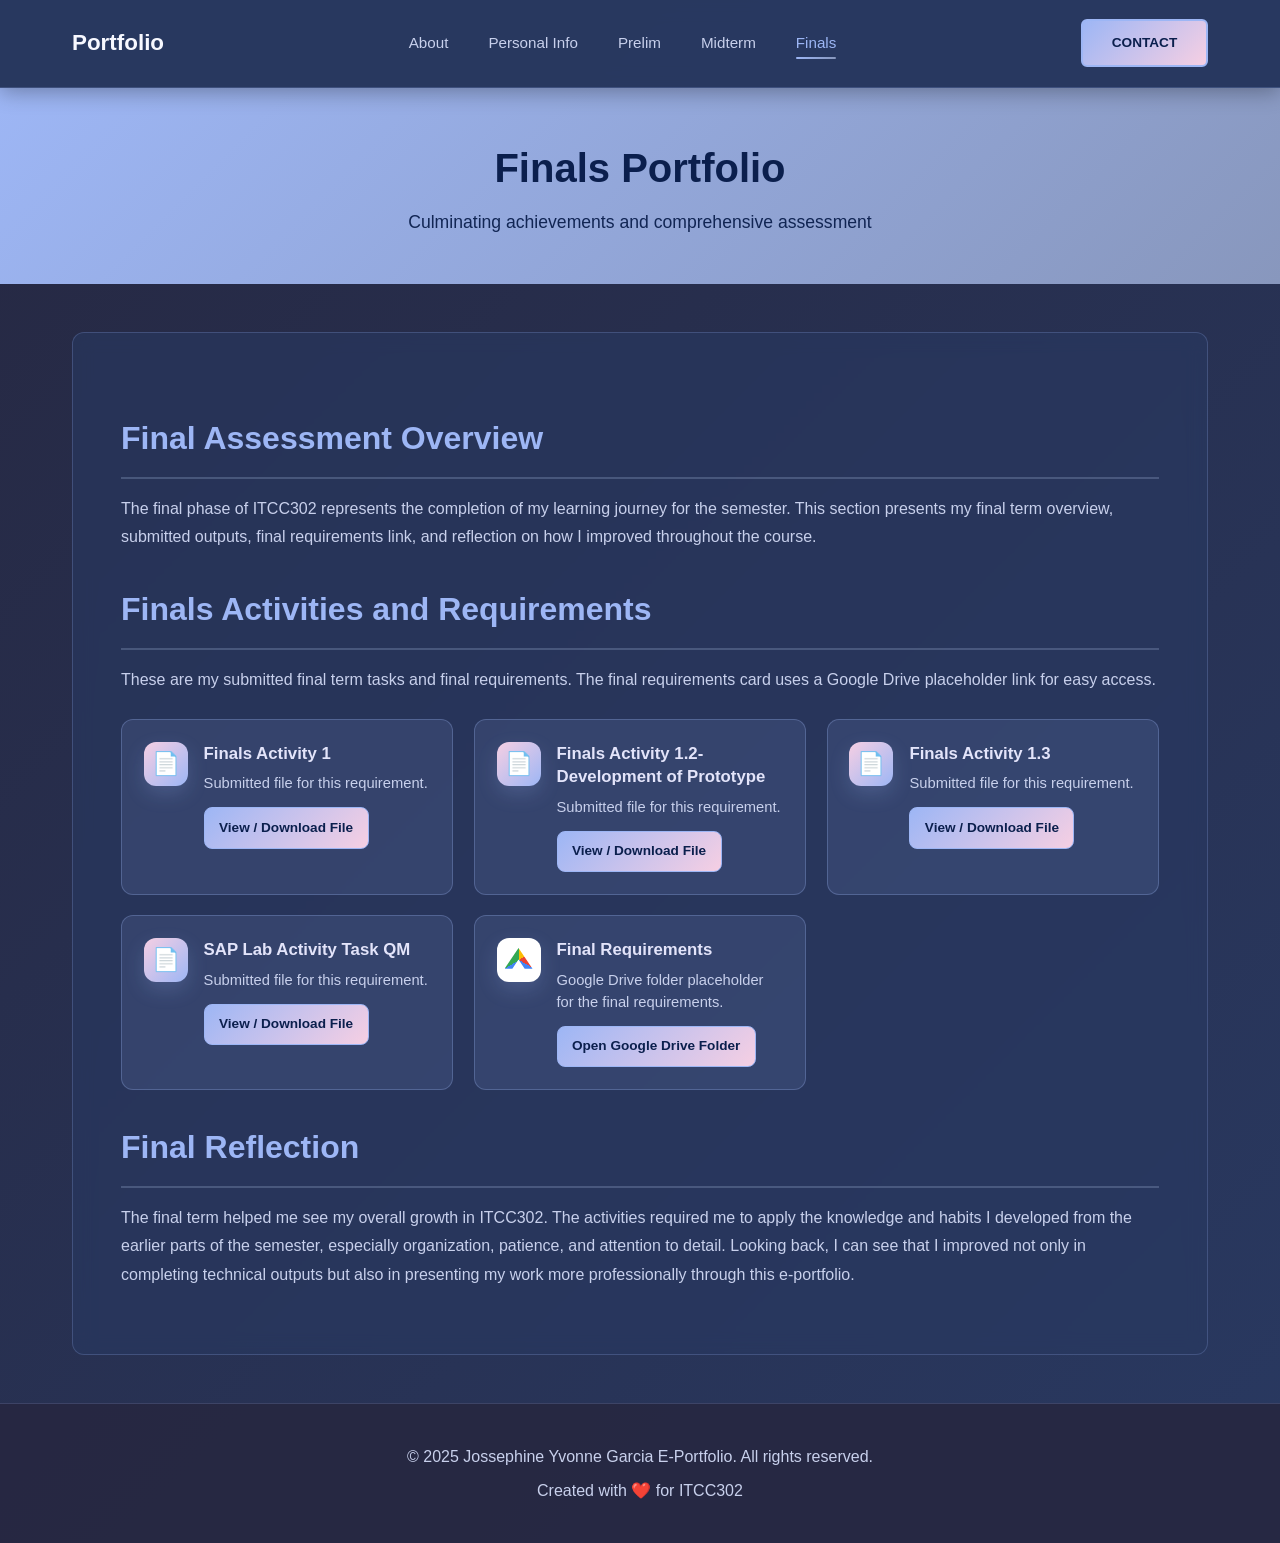
<file: finals.html>
<!DOCTYPE html>
<html lang="en">
<head>
    <meta charset="UTF-8">
    <meta name="viewport" content="width=device-width, initial-scale=1.0">
    <title>Finals Portfolio - E-Portfolio</title>
    <link rel="stylesheet" href="style.css">
</head>
<body>
    <nav class="navbar">
        <div class="nav-container">
            <div class="logo">Portfolio</div>
            <ul class="nav-menu">
                <li><a href="index.html">About</a></li>
                <li><a href="personal-info.html">Personal Info</a></li>
                <li><a href="prelim.html">Prelim</a></li>
                <li><a href="midterm.html">Midterm</a></li>
                <li><a href="finals.html" class="active">Finals</a></li>
            </ul>
            <a href="index.html#contact" class="contact-btn">CONTACT</a>
        </div>
    </nav>

    <header class="page-header">
        <h1>Finals Portfolio</h1>
        <p>Culminating achievements and comprehensive assessment</p>
    </header>

    <main class="container">
        <section class="content-section">
            <h2>Final Assessment Overview</h2>
            <p>
                The final phase of ITCC302 represents the completion of my learning journey for the semester. This section presents my final term overview, submitted outputs, final requirements link, and reflection on how I improved throughout the course.
            </p>

            <h2>Finals Activities and Requirements</h2>
            <p>
                These are my submitted final term tasks and final requirements. The final requirements card uses a Google Drive placeholder link for easy access.
            </p>
            <div class="activity-grid">
                <article class="activity-card">
                    <div class="activity-icon">📄</div>
                    <div class="activity-details">
                        <h3>Finals Activity 1</h3>
                        <p>Submitted file for this requirement.</p>
                        <a href="final-files/Activity/FinalsActivity1_Garcia.pdf" target="_blank" download class="file-action">View / Download File</a>
                    </div>
                </article>
                <article class="activity-card">
                    <div class="activity-icon">📄</div>
                    <div class="activity-details">
                        <h3>Finals Activity 1.2- Development of Prototype</h3>
                        <p>Submitted file for this requirement.</p>
                        <a href="final-files/Activity/FinalsActivity1.2_Garcia.pdf" target="_blank" download class="file-action">View / Download File</a>
                    </div>
                </article>
                <article class="activity-card">
                    <div class="activity-icon">📄</div>
                    <div class="activity-details">
                        <h3>Finals Activity 1.3</h3>
                        <p>Submitted file for this requirement.</p>
                        <a href="final-files/Activity/FinalsActivity1.3_Garcia.pdf" target="_blank" download class="file-action">View / Download File</a>
                    </div>
                </article>
                <article class="activity-card">
                    <div class="activity-icon">📄</div>
                    <div class="activity-details">
                        <h3>SAP Lab Activity Task QM</h3>
                        <p>Submitted file for this requirement.</p>
                        <a href="final-files/Activity/SAP2QM_Garcia.pdf" target="_blank" download class="file-action">View / Download File</a>
                    </div>
                </article>
                <article class="activity-card drive-card">
                    <div class="activity-icon google-drive-icon" aria-hidden="true">
                        <span class="drive-shape"></span>
                    </div>
                    <div class="activity-details">
                        <h3>Final Requirements</h3>
                        <p>Google Drive folder placeholder for the final requirements.</p>
                        <a href="https://drive.google.com/drive/folders/1ZQzfO32KUvxSuR30dQqI1AdlQrtEZ6cA?usp=sharing" target="_blank" rel="noopener noreferrer" class="file-action">Open Google Drive Folder</a>
                    </div>
                </article>
            </div>

            <h2>Final Reflection</h2>
            <p>
                The final term helped me see my overall growth in ITCC302. The activities required me to apply the knowledge and habits I developed from the earlier parts of the semester, especially organization, patience, and attention to detail. Looking back, I can see that I improved not only in completing technical outputs but also in presenting my work more professionally through this e-portfolio.
            </p>
        </section>
    </main>

    <footer class="footer">
        <p>&copy; 2025 Jossephine Yvonne Garcia E-Portfolio. All rights reserved.</p>
        <p>Created with ❤️ for ITCC302</p>
    </footer>

    <script src="script.js"></script>
</body>
</html>
</file>
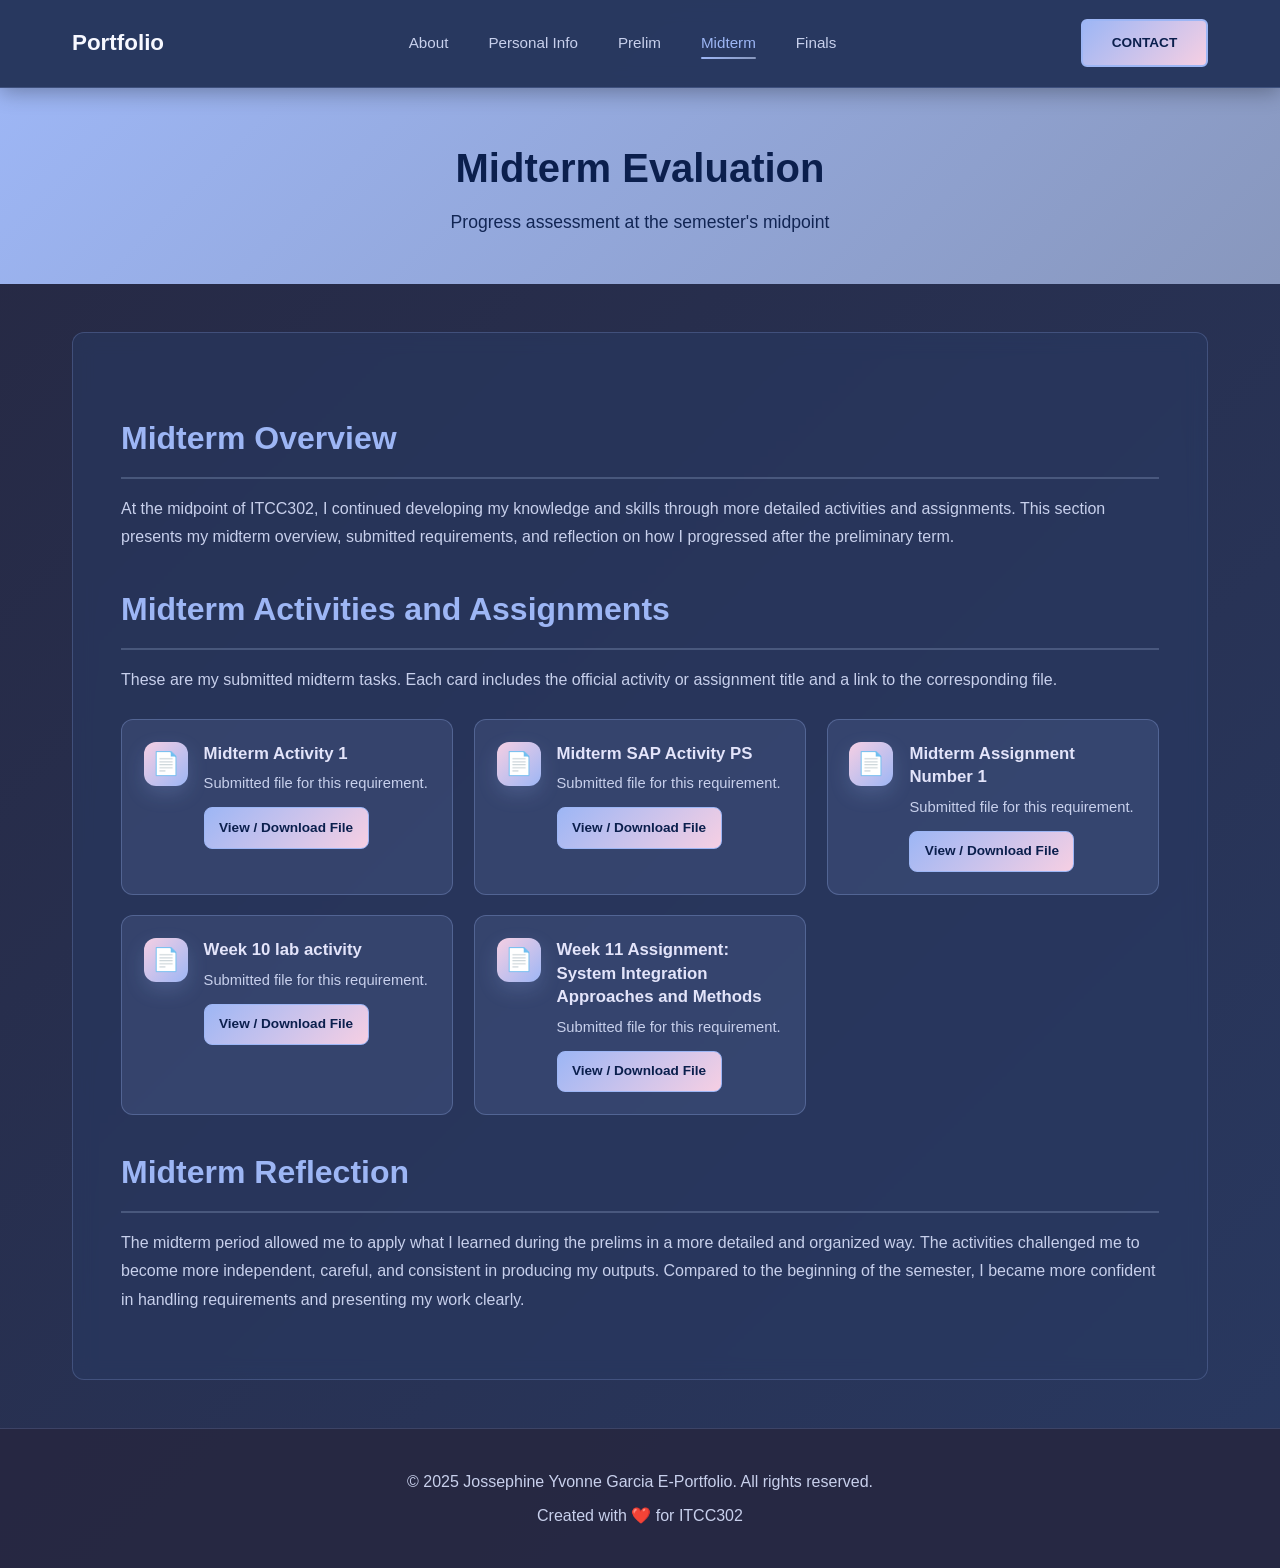
<file: midterm.html>
<!DOCTYPE html>
<html lang="en">
<head>
    <meta charset="UTF-8">
    <meta name="viewport" content="width=device-width, initial-scale=1.0">
    <title>Midterm Evaluation - E-Portfolio</title>
    <link rel="stylesheet" href="style.css">
</head>
<body>
    <nav class="navbar">
        <div class="nav-container">
            <div class="logo">Portfolio</div>
            <ul class="nav-menu">
                <li><a href="index.html">About</a></li>
                <li><a href="personal-info.html">Personal Info</a></li>
                <li><a href="prelim.html">Prelim</a></li>
                <li><a href="midterm.html" class="active">Midterm</a></li>
                <li><a href="finals.html">Finals</a></li>
            </ul>
            <a href="index.html#contact" class="contact-btn">CONTACT</a>
        </div>
    </nav>

    <header class="page-header">
        <h1>Midterm Evaluation</h1>
        <p>Progress assessment at the semester's midpoint</p>
    </header>

    <main class="container">
        <section class="content-section">
            <h2>Midterm Overview</h2>
            <p>
                At the midpoint of ITCC302, I continued developing my knowledge and skills through more detailed activities and assignments. This section presents my midterm overview, submitted requirements, and reflection on how I progressed after the preliminary term.
            </p>

            <h2>Midterm Activities and Assignments</h2>
            <p>
                These are my submitted midterm tasks. Each card includes the official activity or assignment title and a link to the corresponding file.
            </p>
            <div class="activity-grid">
                <article class="activity-card">
                    <div class="activity-icon">📄</div>
                    <div class="activity-details">
                        <h3>Midterm Activity 1</h3>
                        <p>Submitted file for this requirement.</p>
                        <a href="midterm-files/Activity/GarciaJossephineMidtermActivity1.pdf" target="_blank" download class="file-action">View / Download File</a>
                    </div>
                </article>
                <article class="activity-card">
                    <div class="activity-icon">📄</div>
                    <div class="activity-details">
                        <h3>Midterm SAP Activity PS</h3>
                        <p>Submitted file for this requirement.</p>
                        <a href="midterm-files/Activity/SAP2PS_Garcia.pdf" target="_blank" download class="file-action">View / Download File</a>
                    </div>
                </article>
                <article class="activity-card">
                    <div class="activity-icon">📄</div>
                    <div class="activity-details">
                        <h3>Midterm Assignment Number 1</h3>
                        <p>Submitted file for this requirement.</p>
                        <a href="midterm-files/Assignment/GarciaJossephineMidtermAssignment.pdf" target="_blank" download class="file-action">View / Download File</a>
                    </div>
                </article>
                <article class="activity-card">
                    <div class="activity-icon">📄</div>
                    <div class="activity-details">
                        <h3>Week 10 lab activity</h3>
                        <p>Submitted file for this requirement.</p>
                        <a href="midterm-files/Activity/Week10IntegratingApplications_BillonesGarcia.pdf" target="_blank" download class="file-action">View / Download File</a>
                    </div>
                </article>
                <article class="activity-card">
                    <div class="activity-icon">📄</div>
                    <div class="activity-details">
                        <h3>Week 11 Assignment: System Integration Approaches and Methods</h3>
                        <p>Submitted file for this requirement.</p>
                        <a href="midterm-files/Assignment/Week11Assignment_Garcia.pdf" target="_blank" download class="file-action">View / Download File</a>
                    </div>
                </article>
            </div>

            <h2>Midterm Reflection</h2>
            <p>
                The midterm period allowed me to apply what I learned during the prelims in a more detailed and organized way. The activities challenged me to become more independent, careful, and consistent in producing my outputs. Compared to the beginning of the semester, I became more confident in handling requirements and presenting my work clearly.
            </p>
        </section>
    </main>

    <footer class="footer">
        <p>&copy; 2025 Jossephine Yvonne Garcia E-Portfolio. All rights reserved.</p>
        <p>Created with ❤️ for ITCC302</p>
    </footer>

    <script src="script.js"></script>
</body>
</html>
</file>
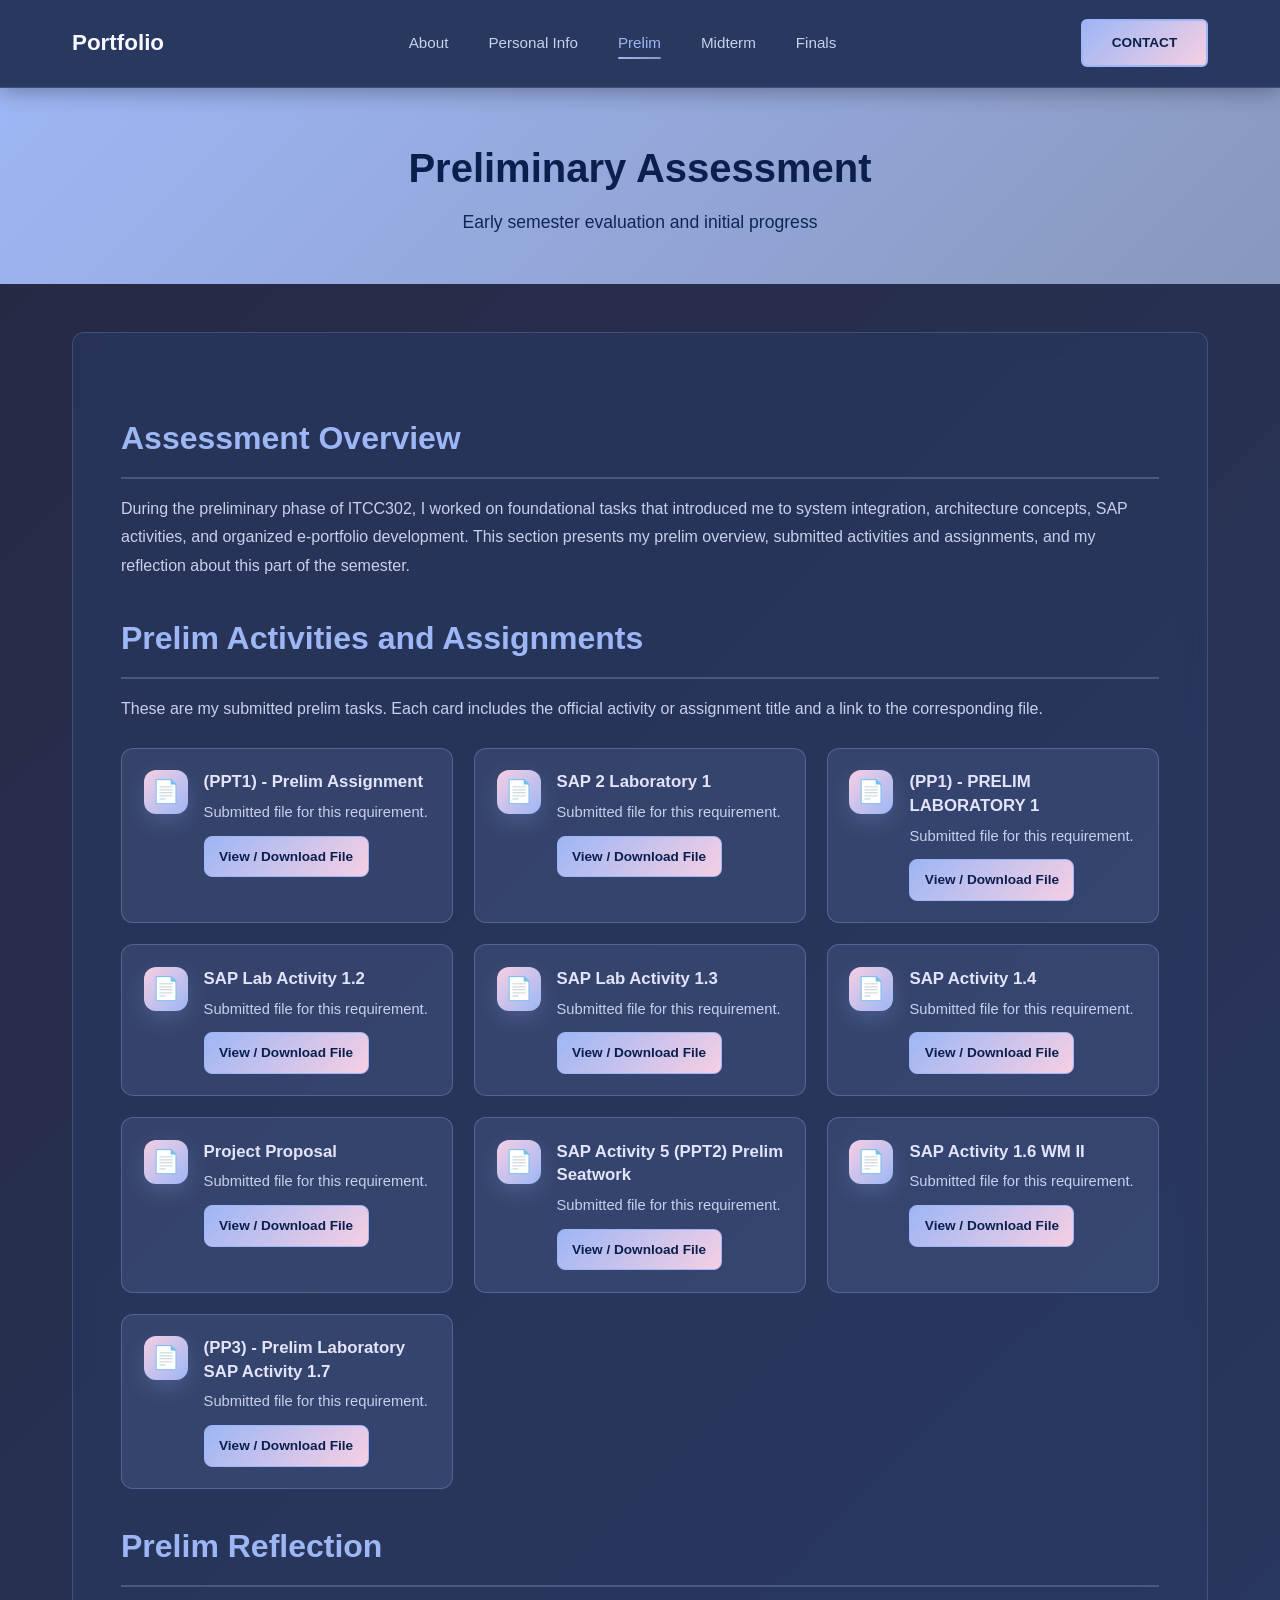
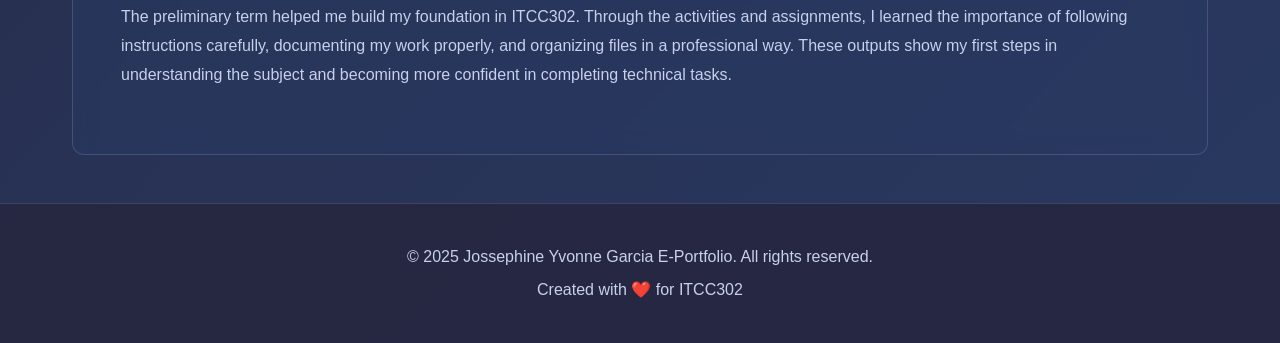
<file: prelim.html>
<!DOCTYPE html>
<html lang="en">
<head>
    <meta charset="UTF-8">
    <meta name="viewport" content="width=device-width, initial-scale=1.0">
    <title>Preliminary Assessment - E-Portfolio</title>
    <link rel="stylesheet" href="style.css">
</head>
<body>
    <nav class="navbar">
        <div class="nav-container">
            <div class="logo">Portfolio</div>
            <ul class="nav-menu">
                <li><a href="index.html">About</a></li>
                <li><a href="personal-info.html">Personal Info</a></li>
                <li><a href="prelim.html" class="active">Prelim</a></li>
                <li><a href="midterm.html">Midterm</a></li>
                <li><a href="finals.html">Finals</a></li>
            </ul>
            <a href="index.html#contact" class="contact-btn">CONTACT</a>
        </div>
    </nav>

    <header class="page-header">
        <h1>Preliminary Assessment</h1>
        <p>Early semester evaluation and initial progress</p>
    </header>

    <main class="container">
        <section class="content-section">
            <h2>Assessment Overview</h2>
            <p>
                During the preliminary phase of ITCC302, I worked on foundational tasks that introduced me to system integration, architecture concepts, SAP activities, and organized e-portfolio development. This section presents my prelim overview, submitted activities and assignments, and my reflection about this part of the semester.
            </p>

            <h2>Prelim Activities and Assignments</h2>
            <p>
                These are my submitted prelim tasks. Each card includes the official activity or assignment title and a link to the corresponding file.
            </p>
            <div class="activity-grid">
                <article class="activity-card">
                    <div class="activity-icon">📄</div>
                    <div class="activity-details">
                        <h3>(PPT1) - Prelim Assignment</h3>
                        <p>Submitted file for this requirement.</p>
                        <a href="prelim-files/Assignment/Garcia-PPT1.pdf" target="_blank" download class="file-action">View / Download File</a>
                    </div>
                </article>
                <article class="activity-card">
                    <div class="activity-icon">📄</div>
                    <div class="activity-details">
                        <h3>SAP 2 Laboratory 1</h3>
                        <p>Submitted file for this requirement.</p>
                        <a href="prelim-files/Activity/SAP2Lab1_Garcia.pdf" target="_blank" download class="file-action">View / Download File</a>
                    </div>
                </article>
                <article class="activity-card">
                    <div class="activity-icon">📄</div>
                    <div class="activity-details">
                        <h3>(PP1) - PRELIM LABORATORY 1</h3>
                        <p>Submitted file for this requirement.</p>
                        <a href="prelim-files/Activity/PP1_Garcia.pdf" target="_blank" download class="file-action">View / Download File</a>
                    </div>
                </article>
                <article class="activity-card">
                    <div class="activity-icon">📄</div>
                    <div class="activity-details">
                        <h3>SAP Lab Activity 1.2</h3>
                        <p>Submitted file for this requirement.</p>
                        <a href="prelim-files/Activity/SAP2Lab1.2_Garcia_step1-8.pdf" target="_blank" download class="file-action">View / Download File</a>
                    </div>
                </article>
                <article class="activity-card">
                    <div class="activity-icon">📄</div>
                    <div class="activity-details">
                        <h3>SAP Lab Activity 1.3</h3>
                        <p>Submitted file for this requirement.</p>
                        <a href="prelim-files/Activity/SAP2Lab1.3_Garcia_step9-18.pdf" target="_blank" download class="file-action">View / Download File</a>
                    </div>
                </article>
                <article class="activity-card">
                    <div class="activity-icon">📄</div>
                    <div class="activity-details">
                        <h3>SAP Activity 1.4</h3>
                        <p>Submitted file for this requirement.</p>
                        <a href="prelim-files/Activity/SAP2Lab1.4_Garcia.pdf" target="_blank" download class="file-action">View / Download File</a>
                    </div>
                </article>
                <article class="activity-card">
                    <div class="activity-icon">📄</div>
                    <div class="activity-details">
                        <h3>Project Proposal</h3>
                        <p>Submitted file for this requirement.</p>
                        <a href="prelim-files/Activity/System%20Integration%20and%20Architecture%20Project%20Proposal.pdf" target="_blank" download class="file-action">View / Download File</a>
                    </div>
                </article>
                <article class="activity-card">
                    <div class="activity-icon">📄</div>
                    <div class="activity-details">
                        <h3>SAP Activity 5 (PPT2) Prelim Seatwork</h3>
                        <p>Submitted file for this requirement.</p>
                        <a href="prelim-files/Activity/PPT2SAPAct5_Garcia.pdf" target="_blank" download class="file-action">View / Download File</a>
                    </div>
                </article>
                <article class="activity-card">
                    <div class="activity-icon">📄</div>
                    <div class="activity-details">
                        <h3>SAP Activity 1.6 WM II</h3>
                        <p>Submitted file for this requirement.</p>
                        <a href="prelim-files/Activity/SAP2Act1.6_Garcia.pdf" target="_blank" download class="file-action">View / Download File</a>
                    </div>
                </article>
                <article class="activity-card">
                    <div class="activity-icon">📄</div>
                    <div class="activity-details">
                        <h3>(PP3) - Prelim Laboratory SAP Activity 1.7</h3>
                        <p>Submitted file for this requirement.</p>
                        <a href="prelim-files/Activity/SAP2Lab1.7_Garcia.pdf" target="_blank" download class="file-action">View / Download File</a>
                    </div>
                </article>
            </div>

            <h2>Prelim Reflection</h2>
            <p>
                The preliminary term helped me build my foundation in ITCC302. Through the activities and assignments, I learned the importance of following instructions carefully, documenting my work properly, and organizing files in a professional way. These outputs show my first steps in understanding the subject and becoming more confident in completing technical tasks.
            </p>
        </section>
    </main>

    <footer class="footer">
        <p>&copy; 2025 Jossephine Yvonne Garcia E-Portfolio. All rights reserved.</p>
        <p>Created with ❤️ for ITCC302</p>
    </footer>

    <script src="script.js"></script>
</body>
</html>
</file>
<file: style.css>
/* ============================================
    Modern Portfolio - Cool Blue Theme
    Palette: 262842, 293961, 2C497F, 8897BD, E3E4FA
    Accent: Baby Blue + Pastel Pink
    ============================================ */

* {
    margin: 0;
    padding: 0;
    box-sizing: border-box;
}

/* Root Variables */
:root {
    --primary-dark: #262842;
    --navy-blue: #0b1f4d;
    --secondary-dark: #293961;
    --accent-orange: #9db6f5;
    --accent-purple: #8897bd;
    --accent-yellow: #f6cfe3;
    --accent-cyan: #e3e4fa;
    --text-light: #f7f8ff;
    --text-gray: #c8d0ec;
    --border-radius: 12px;
    --transition: 0.3s ease;
    --box-shadow: 0 8px 32px rgba(0, 0, 0, 0.2);
}

/* ============================================
   Global Styles
   ============================================ */

html {
    scroll-behavior: smooth;
}

body {
    font-family: 'Segoe UI', Tahoma, Geneva, Verdana, sans-serif;
    line-height: 1.6;
    color: var(--text-light);
    background: linear-gradient(135deg, var(--primary-dark) 0%, var(--secondary-dark) 100%);
    min-height: 100vh;
}

.container {
    max-width: 1200px;
    margin: 0 auto;
    padding: 0 2rem;
}

.container-fluid {
    width: 100%;
}

/* ============================================
   Navigation Bar
   ============================================ */

.navbar {
    background: rgba(41, 57, 97, 0.95);
    backdrop-filter: blur(10px);
    padding: 1.2rem 0;
    position: sticky;
    top: 0;
    z-index: 1000;
    box-shadow: 0 4px 20px rgba(0, 0, 0, 0.3);
    border-bottom: 1px solid rgba(157, 182, 245, 0.2);
}

.nav-container {
    max-width: 1200px;
    margin: 0 auto;
    padding: 0 2rem;
    display: flex;
    justify-content: space-between;
    align-items: center;
}

.logo {
    color: var(--text-light);
    font-size: 1.4rem;
    font-weight: 700;
    text-decoration: none;
}

.nav-menu {
    display: flex;
    list-style: none;
    gap: 2.5rem;
}

.nav-menu a {
    color: var(--text-gray);
    text-decoration: none;
    font-weight: 500;
    font-size: 0.95rem;
    transition: color var(--transition);
    position: relative;
}

.nav-menu a:hover,
.nav-menu a.active {
    color: var(--accent-orange);
}

.nav-menu a.active::after {
    content: '';
    position: absolute;
    bottom: -8px;
    left: 0;
    width: 100%;
    height: 2px;
    background: linear-gradient(90deg, var(--accent-orange), var(--accent-purple));
    border-radius: 1px;
}

.contact-btn {
    background: linear-gradient(135deg, var(--accent-orange), var(--accent-yellow));
    color: var(--navy-blue);
    padding: 0.7rem 1.8rem;
    border-radius: 6px;
    text-decoration: none;
    font-weight: 600;
    font-size: 0.85rem;
    border: 2px solid var(--accent-orange);
    transition: all var(--transition);
    cursor: pointer;
}

.contact-btn:hover {
    background: transparent;
    color: var(--navy-blue);
    transform: translateY(-2px);
}

/* ============================================
   Hero Section
   ============================================ */

.hero-section {
    padding: 5rem 2rem;
    display: grid;
    grid-template-columns: 1fr;
    align-items: center;
    position: relative;
    overflow: hidden;
}

.hero-content {
    display: grid;
    grid-template-columns: 1fr 1fr;
    gap: 4rem;
    align-items: center;
    max-width: 1200px;
    margin: 0 auto;
    width: 100%;
}

.hero-text {
    z-index: 2;
}

.hero-label {
    color: var(--accent-orange);
    font-size: 0.9rem;
    font-weight: 700;
    letter-spacing: 2px;
    text-transform: uppercase;
    margin-bottom: 1rem;
}

.hero-text h1 {
    font-size: 3.5rem;
    font-weight: 800;
    line-height: 1.2;
    margin-bottom: 1rem;
    color: var(--text-light);
    animation: slideInLeft 0.8s ease;
}

.hero-text h1::after {
    content: '';
    display: block;
    width: 100px;
    height: 4px;
    background: linear-gradient(90deg, var(--accent-orange), var(--accent-purple), var(--accent-yellow));
    margin-top: 1rem;
    border-radius: 2px;
}

.hero-subtitle {
    font-size: 1.3rem;
    color: var(--accent-orange);
    margin-bottom: 1.5rem;
    font-weight: 600;
}

.hero-description {
    font-size: 1.05rem;
    color: var(--text-gray);
    line-height: 1.8;
    margin-bottom: 2rem;
    max-width: 500px;
}

.hero-buttons {
    display: flex;
    gap: 1.5rem;
    margin-bottom: 2rem;
    flex-wrap: wrap;
}

.btn {
    padding: 1rem 2rem;
    border-radius: var(--border-radius);
    text-decoration: none;
    font-weight: 600;
    transition: all var(--transition);
    border: 2px solid transparent;
    cursor: pointer;
    display: inline-block;
    text-align: center;
    font-size: 0.95rem;
}

.btn-primary {
    background: linear-gradient(135deg, var(--accent-orange), var(--accent-yellow));
    color: var(--navy-blue);
    border: 2px solid var(--accent-orange);
}

.btn-primary:hover {
    background: transparent;
    color: var(--accent-orange);
    transform: translateY(-3px);
    box-shadow: 0 10px 20px rgba(157, 182, 245, 0.35);
}

.btn-secondary {
    background: transparent;
    color: var(--accent-orange);
    border: 2px solid var(--accent-orange);
}

.btn-secondary:hover {
    background: var(--accent-orange);
    color: var(--navy-blue);
    transform: translateY(-3px);
}

/* Hero Visual Section */

.hero-visual {
    position: relative;
    display: flex;
    align-items: center;
    justify-content: center;
    gap: 2rem;
}

.illustration-box {
    position: relative;
    width: 100%;
    max-width: 300px;
}

.laptop-illustration {
    width: 100%;
    aspect-ratio: 4/3;
    background: linear-gradient(135deg, rgba(136, 151, 189, 0.24), rgba(227, 228, 250, 0.2));
    border-radius: var(--border-radius);
    display: flex;
    align-items: center;
    justify-content: center;
    border: 2px solid var(--accent-purple);
    padding: 2rem;
    animation: float 3s ease-in-out infinite;
}

.laptop-illustration svg {
    width: 100%;
    height: 100%;
    filter: drop-shadow(0 0 10px rgba(157, 182, 245, 0.45));
}

.profile-circle {
    position: absolute;
    width: 200px;
    height: 200px;
    background: linear-gradient(135deg, var(--accent-yellow), var(--accent-orange));
    border-radius: 50%;
    display: flex;
    align-items: center;
    justify-content: center;
    font-size: 5rem;
    box-shadow: 0 15px 35px rgba(246, 207, 227, 0.35);
    animation: float 4s ease-in-out infinite;
    bottom: -50px;
    right: -30px;
}

.profile-avatar {
    width: 100%;
    height: 100%;
    display: flex;
    align-items: center;
    justify-content: center;
}

/* Floating Elements */

.floating-elements {
    position: absolute;
    width: 100%;
    height: 100%;
    top: 0;
    left: 0;
    pointer-events: none;
}

.float-icon {
    position: absolute;
    font-size: 2rem;
    animation: float 4s ease-in-out infinite;
}

.icon-1 {
    top: 10%;
    right: 10%;
    animation-delay: 0s;
}

.icon-2 {
    top: 60%;
    left: 5%;
    animation-delay: 0.5s;
}

.icon-3 {
    bottom: 20%;
    right: 15%;
    animation-delay: 1s;
}

@keyframes float {
    0%, 100% { transform: translateY(0px); }
    50% { transform: translateY(-20px); }
}

@keyframes slideInLeft {
    from {
        opacity: 0;
        transform: translateX(-50px);
    }
    to {
        opacity: 1;
        transform: translateX(0);
    }
}

/* ============================================
   Page Header (for other pages)
   ============================================ */

.page-header {
    background: linear-gradient(135deg, var(--accent-orange) 0%, var(--accent-purple) 100%);
    color: var(--navy-blue);
    padding: 3rem 2rem;
    text-align: center;
    margin-bottom: 3rem;
}

.page-header h1 {
    font-size: 2.5rem;
    margin-bottom: 0.5rem;
    color: var(--navy-blue);
}

.page-header p {
    font-size: 1.1rem;
    opacity: 0.95;
    color: var(--navy-blue);
}

/* ============================================
   Main Container
   ============================================ */

.container {
    max-width: 1200px;
    margin: 0 auto;
    padding: 0 2rem;
}

/* ============================================
   Content Section
   ============================================ */

.content-section {
    background: rgba(41, 57, 97, 0.62);
    backdrop-filter: blur(10px);
    border-radius: var(--border-radius);
    padding: 3rem;
    margin-bottom: 3rem;
    border: 1px solid rgba(157, 182, 245, 0.22);
}

.content-section h2 {
    color: var(--accent-orange);
    font-size: 2rem;
    margin: 2rem 0 1rem 0;
    border-bottom: 2px solid rgba(136, 151, 189, 0.35);
    padding-bottom: 0.8rem;
}

.content-section h3 {
    color: var(--accent-cyan);
    font-size: 1.5rem;
    margin: 1.5rem 0 0.8rem 0;
}

.content-section p {
    margin-bottom: 1rem;
    line-height: 1.8;
    color: var(--text-gray);
}

/* ============================================
   Lists
   ============================================ */

.list-items {
    list-style: none;
    margin: 1.5rem 0;
}

.list-items li {
    padding: 0.7rem 0 0.7rem 2rem;
    position: relative;
    color: var(--text-gray);
}

.list-items li:before {
    content: "▸";
    position: absolute;
    left: 0;
    color: var(--accent-orange);
    font-weight: bold;
}

/* ============================================
   Tables
   ============================================ */

.assessment-table,
.final-assessment-table {
    width: 100%;
    border-collapse: collapse;
    margin: 2rem 0;
    border-radius: var(--border-radius);
    overflow: hidden;
    background: rgba(41, 57, 97, 0.45);
}

.assessment-table th,
.final-assessment-table th {
    background: linear-gradient(135deg, var(--accent-orange), var(--accent-purple));
    color: white;
    padding: 1rem;
    text-align: left;
    font-weight: 600;
}

.assessment-table td,
.final-assessment-table td {
    padding: 1rem;
    border-bottom: 1px solid rgba(157, 182, 245, 0.2);
    color: var(--text-gray);
}

.assessment-table tr:hover,
.final-assessment-table tr:hover {
    background: rgba(136, 151, 189, 0.18);
}

/* ============================================
   Footer
   ============================================ */

.footer {
    background: rgba(38, 40, 66, 0.95);
    color: var(--text-gray);
    text-align: center;
    padding: 2rem;
    margin-top: 3rem;
    border-top: 1px solid rgba(157, 182, 245, 0.2);
}

.footer p {
    margin: 0.5rem 0;
}

/* ============================================
   Cards Grid
   ============================================ */

.content-grid {
    display: grid;
    grid-template-columns: repeat(auto-fit, minmax(280px, 1fr));
    gap: 2rem;
    margin: 2rem 0;
}

.card {
    background: rgba(136, 151, 189, 0.14);
    border-radius: var(--border-radius);
    padding: 2rem;
    text-align: center;
    border: 2px solid rgba(136, 151, 189, 0.28);
    transition: all var(--transition);
}

.card:hover {
    transform: translateY(-10px);
    background: rgba(157, 182, 245, 0.16);
    border-color: var(--accent-orange);
    box-shadow: 0 20px 40px rgba(157, 182, 245, 0.25);
}

.card-icon {
    font-size: 3rem;
    margin-bottom: 1rem;
}

.card h3 {
    color: var(--accent-orange);
    margin-bottom: 0.8rem;
}

.card p {
    color: var(--text-gray);
    font-size: 0.95rem;
}

/* ============================================
   Skills Section
   ============================================ */

.skills-section {
    padding: 4rem 2rem;
    background: rgba(157, 182, 245, 0.06);
    border-top: 1px solid rgba(157, 182, 245, 0.16);
    border-bottom: 1px solid rgba(136, 151, 189, 0.16);
}

.skills-section h2 {
    text-align: center;
    font-size: 2.5rem;
    margin-bottom: 3rem;
    color: var(--text-light);
}

.skills-grid {
    display: grid;
    grid-template-columns: repeat(auto-fit, minmax(250px, 1fr));
    gap: 2rem;
    max-width: 1200px;
    margin: 0 auto;
}

.skill-card {
    background: rgba(41, 57, 97, 0.6);
    backdrop-filter: blur(10px);
    padding: 2.5rem 2rem;
    border-radius: var(--border-radius);
    border: 1px solid rgba(157, 182, 245, 0.24);
    text-align: center;
    transition: all var(--transition);
    cursor: pointer;
}

.skill-card:hover {
    background: rgba(157, 182, 245, 0.12);
    border-color: var(--accent-purple);
    transform: translateY(-10px);
    box-shadow: 0 20px 40px rgba(157, 182, 245, 0.2);
}

.skill-icon {
    font-size: 3rem;
    margin-bottom: 1rem;
}

.skill-card h3 {
    font-size: 1.3rem;
    margin-bottom: 0.8rem;
    color: var(--accent-orange);
}

.skill-card p {
    color: var(--text-gray);
    font-size: 0.95rem;
    line-height: 1.6;
}

/* ============================================
   About Section
   ============================================ */

.about-section {
    padding: 4rem 2rem;
    max-width: 1200px;
    margin: 0 auto;
}

.about-section h2 {
    font-size: 2.5rem;
    margin-bottom: 3rem;
    color: var(--text-light);
}

.about-content {
    display: grid;
    grid-template-columns: 2fr 1fr;
    gap: 3rem;
    align-items: start;
}

.about-text p {
    color: var(--text-gray);
    font-size: 1.05rem;
    line-height: 1.8;
    margin-bottom: 1.5rem;
}

.about-highlights {
    display: flex;
    flex-direction: column;
    gap: 1.5rem;
}

.highlight-item {
    background: rgba(157, 182, 245, 0.12);
    padding: 1.5rem;
    border-radius: var(--border-radius);
    border-left: 4px solid var(--accent-orange);
    transition: all var(--transition);
}

.highlight-item:hover {
    background: rgba(246, 207, 227, 0.14);
    border-left-color: var(--accent-purple);
}

.highlight-item h4 {
    color: var(--accent-orange);
    font-size: 1.1rem;
    margin-bottom: 0.5rem;
}

.highlight-item p {
    color: var(--text-gray);
    margin: 0;
}

/* ============================================
   Portfolio Preview Section
   ============================================ */

.portfolio-preview {
    padding: 4rem 2rem;
    background: rgba(136, 151, 189, 0.08);
    border-top: 1px solid rgba(136, 151, 189, 0.2);
}

.portfolio-preview h2 {
    text-align: center;
    font-size: 2.5rem;
    margin-bottom: 3rem;
    color: var(--text-light);
}

.preview-grid {
    display: grid;
    grid-template-columns: repeat(auto-fit, minmax(250px, 1fr));
    gap: 2rem;
    max-width: 1200px;
    margin: 0 auto;
}

.preview-card {
    background: rgba(41, 57, 97, 0.6);
    backdrop-filter: blur(10px);
    padding: 2rem;
    border-radius: var(--border-radius);
    border: 1px solid rgba(136, 151, 189, 0.25);
    text-align: center;
    transition: all var(--transition);
}

.preview-card:hover {
    background: rgba(227, 228, 250, 0.18);
    border-color: var(--accent-cyan);
    transform: translateY(-10px);
    box-shadow: 0 20px 40px rgba(227, 228, 250, 0.25);
}

.preview-icon {
    font-size: 2.5rem;
    margin-bottom: 1rem;
}

.preview-card h3 {
    font-size: 1.2rem;
    margin-bottom: 0.8rem;
    color: var(--accent-cyan);
}

.preview-card p {
    color: var(--text-gray);
    font-size: 0.95rem;
    margin-bottom: 1.5rem;
    line-height: 1.6;
}

.preview-link {
    color: var(--accent-orange);
    text-decoration: none;
    font-weight: 600;
    transition: all var(--transition);
    display: inline-block;
}

.preview-link:hover {
    color: var(--accent-yellow);
    transform: translateX(5px);
}

/* ============================================
   Profile Photo
   ============================================ */

.profile-photo {
    width: 100%;
    height: 100%;
    object-fit: cover;
    border-radius: 50%;
}

.profile-initials {
    width: 100%;
    height: 100%;
    display: none;
    align-items: center;
    justify-content: center;
    color: var(--navy-blue);
    font-weight: 800;
    letter-spacing: 1px;
}

.profile-avatar .profile-initials {
    font-size: 2.8rem;
}

.avatar .profile-initials {
    font-size: 2rem;
}

.profile-card {
    display: flex;
    align-items: center;
    gap: 1.8rem;
    background: rgba(157, 182, 245, 0.12);
    border: 1px solid rgba(157, 182, 245, 0.26);
    border-radius: var(--border-radius);
    padding: 1.8rem;
    margin-bottom: 2rem;
}

.profile-image {
    flex: 0 0 130px;
}

.avatar {
    width: 130px;
    height: 130px;
    border-radius: 50%;
    display: flex;
    align-items: center;
    justify-content: center;
    overflow: hidden;
    background: linear-gradient(135deg, var(--accent-yellow), var(--accent-orange));
    box-shadow: 0 10px 24px rgba(157, 182, 245, 0.25);
    font-size: 2.4rem;
}

.profile-info h2 {
    margin: 0 0 0.5rem 0;
    color: var(--accent-cyan);
}

.profile-info .role {
    margin: 0;
    color: var(--text-gray);
}

/* ============================================
   Contact Section
   ============================================ */

.contact-section {
    padding: 4rem 2rem;
    text-align: center;
    max-width: 980px;
    margin: 0 auto;
}

.contact-section h2 {
    font-size: 2.5rem;
    margin-bottom: 1.4rem;
    color: var(--text-light);
}

.contact-section .container > p {
    color: var(--text-gray);
    font-size: 1.1rem;
    margin: 0 auto 2.8rem auto;
    max-width: 650px;
}

.contact-info {
    display: grid;
    grid-template-columns: repeat(auto-fit, minmax(190px, 1fr));
    gap: 1.4rem;
    max-width: 820px;
    margin: 0 auto 2.2rem auto;
}

.contact-item {
    background: rgba(157, 182, 245, 0.12);
    padding: 1.35rem;
    border-radius: var(--border-radius);
    border: 1px solid rgba(157, 182, 245, 0.26);
}

.contact-item h4 {
    color: var(--accent-orange);
    margin-bottom: 0.8rem;
    font-size: 1.1rem;
}

.contact-item p {
    color: var(--text-gray);
    margin: 0;
}

/* ============================================
   Responsive Design
   ============================================ */

/* ============================================
   Responsive Design
   ============================================ */

@media (max-width: 768px) {
    .nav-menu {
        gap: 1.5rem;
        font-size: 0.85rem;
    }

    .hero-content {
        grid-template-columns: 1fr;
        gap: 2rem;
    }

    .hero-text h1 {
        font-size: 2.2rem;
    }

    .hero-subtitle {
        font-size: 1.1rem;
    }

    .page-header h1 {
        font-size: 1.8rem;
    }

    .about-content {
        grid-template-columns: 1fr;
    }

    .preview-grid,
    .skills-grid {
        grid-template-columns: 1fr;
    }

    .content-section {
        padding: 1.5rem;
    }

    .floating-elements {
        display: none;
    }

    .profile-card {
        flex-direction: column;
        text-align: center;
    }

    .profile-circle {
        width: 150px;
        height: 150px;
        font-size: 3rem;
        bottom: -30px;
        right: -20px;
    }
}

@media (max-width: 480px) {
    .nav-container {
        padding: 0 1rem;
    }

    .nav-menu {
        gap: 0.8rem;
        font-size: 0.75rem;
    }

    .contact-btn {
        padding: 0.6rem 1rem;
        font-size: 0.75rem;
    }

    .hero-section {
        padding: 2rem 1rem;
    }

    .hero-text h1 {
        font-size: 1.8rem;
    }

    .hero-buttons {
        flex-direction: column;
        gap: 1rem;
    }

    .btn {
        width: 100%;
    }

    .container {
        padding: 0 1rem;
    }

    .skills-section,
    .about-section,
    .portfolio-preview,
    .contact-section {
        padding: 2rem 1rem;
    }

    .skills-section h2,
    .about-section h2,
    .portfolio-preview h2,
    .contact-section h2 {
        font-size: 1.8rem;
    }
}


/* Term file download styling */
.file-downloads {
    display: grid;
    grid-template-columns: repeat(auto-fit, minmax(260px, 1fr));
    gap: 1.5rem;
    margin: 1.5rem 0 2rem 0;
}

.file-group {
    background: rgba(157, 182, 245, 0.12);
    border: 1px solid rgba(157, 182, 245, 0.26);
    border-radius: var(--border-radius);
    padding: 1.5rem;
}

.file-group h3 {
    color: var(--accent-cyan);
    margin-top: 0;
    margin-bottom: 1rem;
}

.file-list {
    list-style: none;
    padding: 0;
    margin: 0;
}

.file-list li {
    margin-bottom: 0.8rem;
    padding-left: 1.2rem;
    position: relative;
}

.file-list li::before {
    content: "▸";
    position: absolute;
    left: 0;
    color: var(--accent-orange);
    font-weight: bold;
}

.file-list a {
    color: var(--text-light);
    text-decoration: none;
    line-height: 1.5;
    word-break: break-word;
}

.file-list a:hover {
    color: var(--accent-orange);
    text-decoration: underline;
}


/* ============================================
   Updated activity card styling
   ============================================ */
.activity-grid {
    display: grid;
    grid-template-columns: repeat(auto-fit, minmax(270px, 1fr));
    gap: 1.3rem;
    margin: 1.5rem 0 2rem 0;
}

.activity-card {
    display: flex;
    gap: 1rem;
    align-items: flex-start;
    background: rgba(157, 182, 245, 0.12);
    border: 1px solid rgba(157, 182, 245, 0.28);
    border-radius: var(--border-radius);
    padding: 1.35rem;
    transition: transform var(--transition), border-color var(--transition), background var(--transition);
}

.activity-card:hover {
    transform: translateY(-6px);
    border-color: var(--accent-orange);
    background: rgba(157, 182, 245, 0.18);
}

.activity-icon {
    width: 44px;
    height: 44px;
    min-width: 44px;
    border-radius: 12px;
    background: linear-gradient(135deg, var(--accent-yellow), var(--accent-orange));
    color: var(--navy-blue, #0b1f4d);
    display: flex;
    align-items: center;
    justify-content: center;
    font-size: 1.4rem;
    box-shadow: 0 8px 20px rgba(157, 182, 245, 0.2);
}

.activity-details h3 {
    color: var(--accent-cyan);
    margin: 0 0 0.45rem 0;
    font-size: 1.05rem;
    line-height: 1.4;
}

.activity-details p {
    margin: 0 0 0.8rem 0;
    color: var(--text-gray);
    font-size: 0.92rem;
    line-height: 1.5;
}

.file-action {
    display: inline-block;
    color: var(--navy-blue, #0b1f4d);
    background: linear-gradient(135deg, var(--accent-orange), var(--accent-yellow));
    border: 1px solid var(--accent-orange);
    border-radius: 8px;
    padding: 0.55rem 0.9rem;
    text-decoration: none;
    font-weight: 700;
    font-size: 0.85rem;
    transition: all var(--transition);
}

.file-action:hover {
    background: transparent;
    color: var(--accent-orange);
}

.google-drive-icon {
    background: #ffffff;
}

.drive-shape {
    width: 28px;
    height: 24px;
    display: block;
    background: conic-gradient(from 120deg, #4285f4 0 33%, #34a853 0 66%, #fbbc04 0 83%, #ea4335 0 100%);
    clip-path: polygon(50% 0%, 100% 86%, 72% 86%, 50% 48%, 28% 86%, 0% 86%);
}

@media (max-width: 480px) {
    .activity-card {
        flex-direction: column;
    }
}

/* Fix long contact information text so the email stays inside the card */
.contact-info {
    grid-template-columns: repeat(auto-fit, minmax(250px, 1fr));
    max-width: 900px;
}

.contact-item p,
.contact-item a {
    overflow-wrap: anywhere;
    word-break: break-word;
    line-height: 1.5;
}

@media (max-width: 480px) {
    .contact-info {
        grid-template-columns: 1fr;
    }
}
</file>
